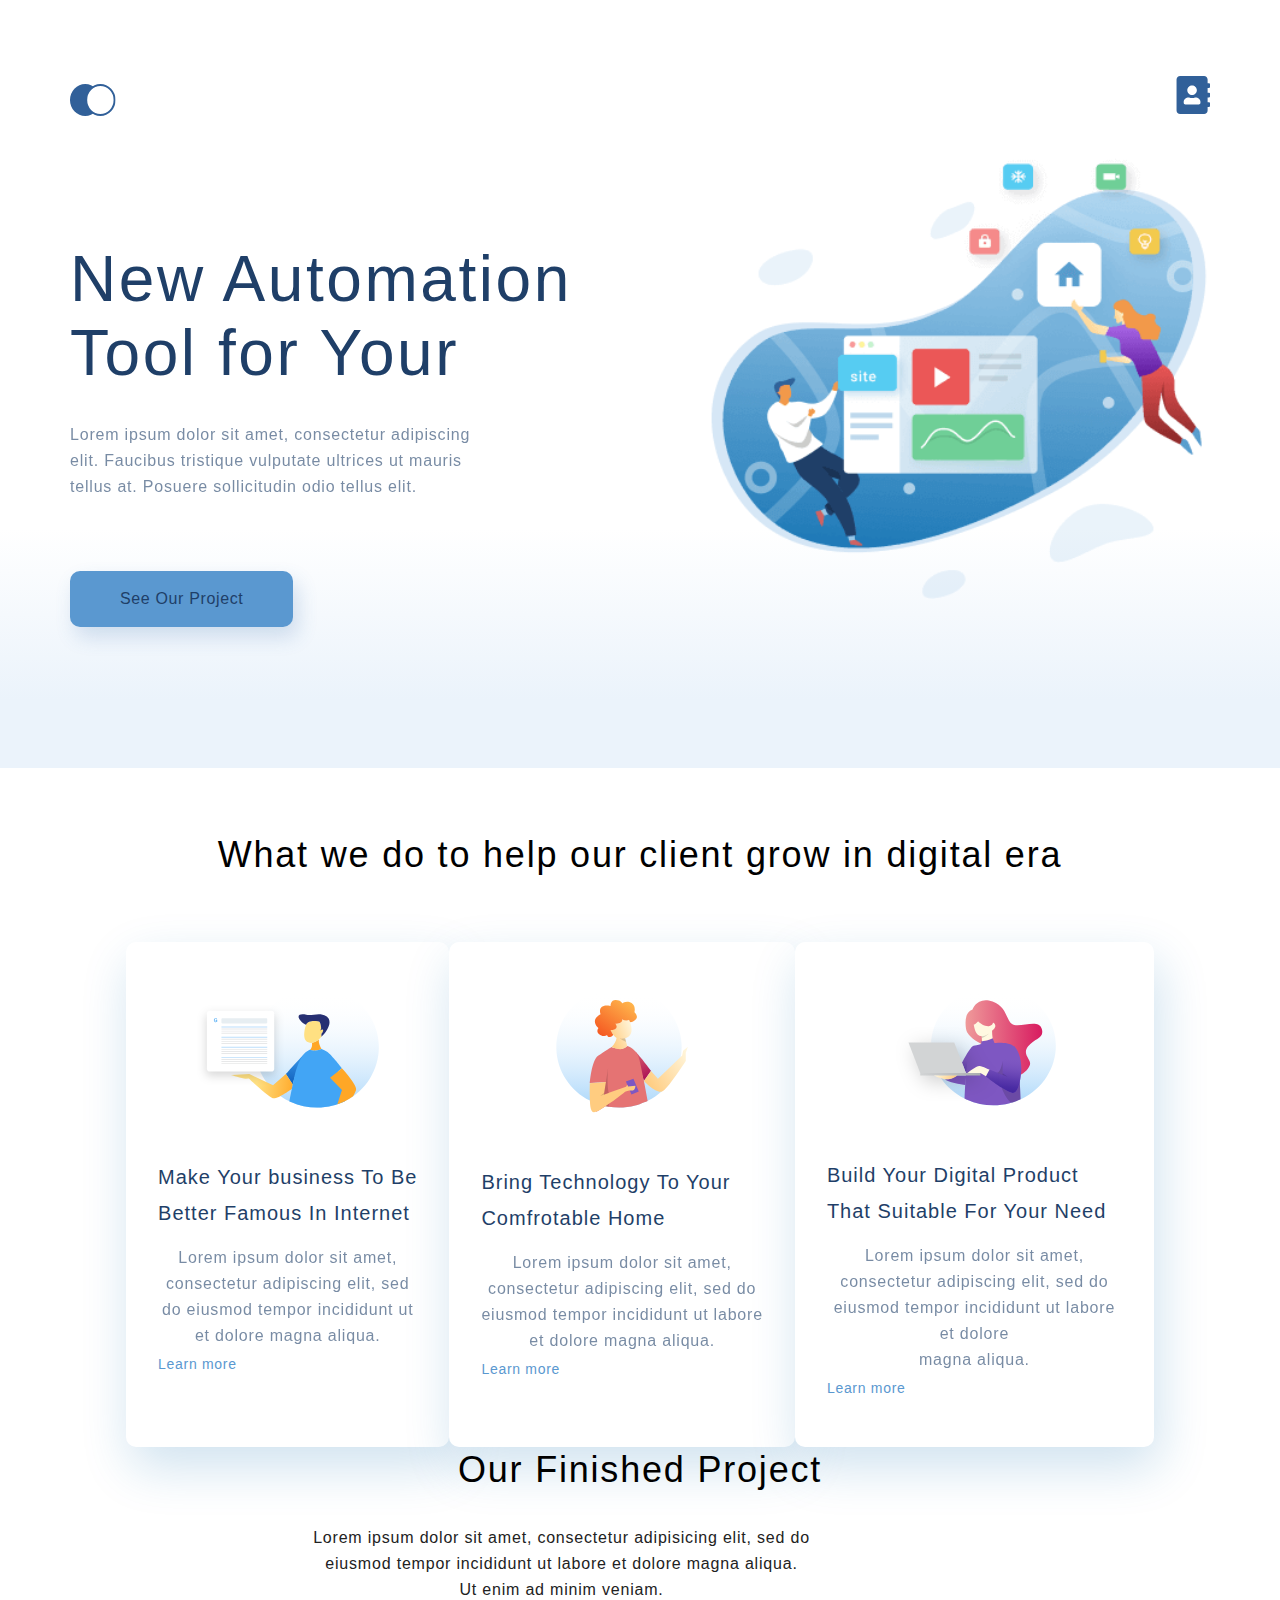
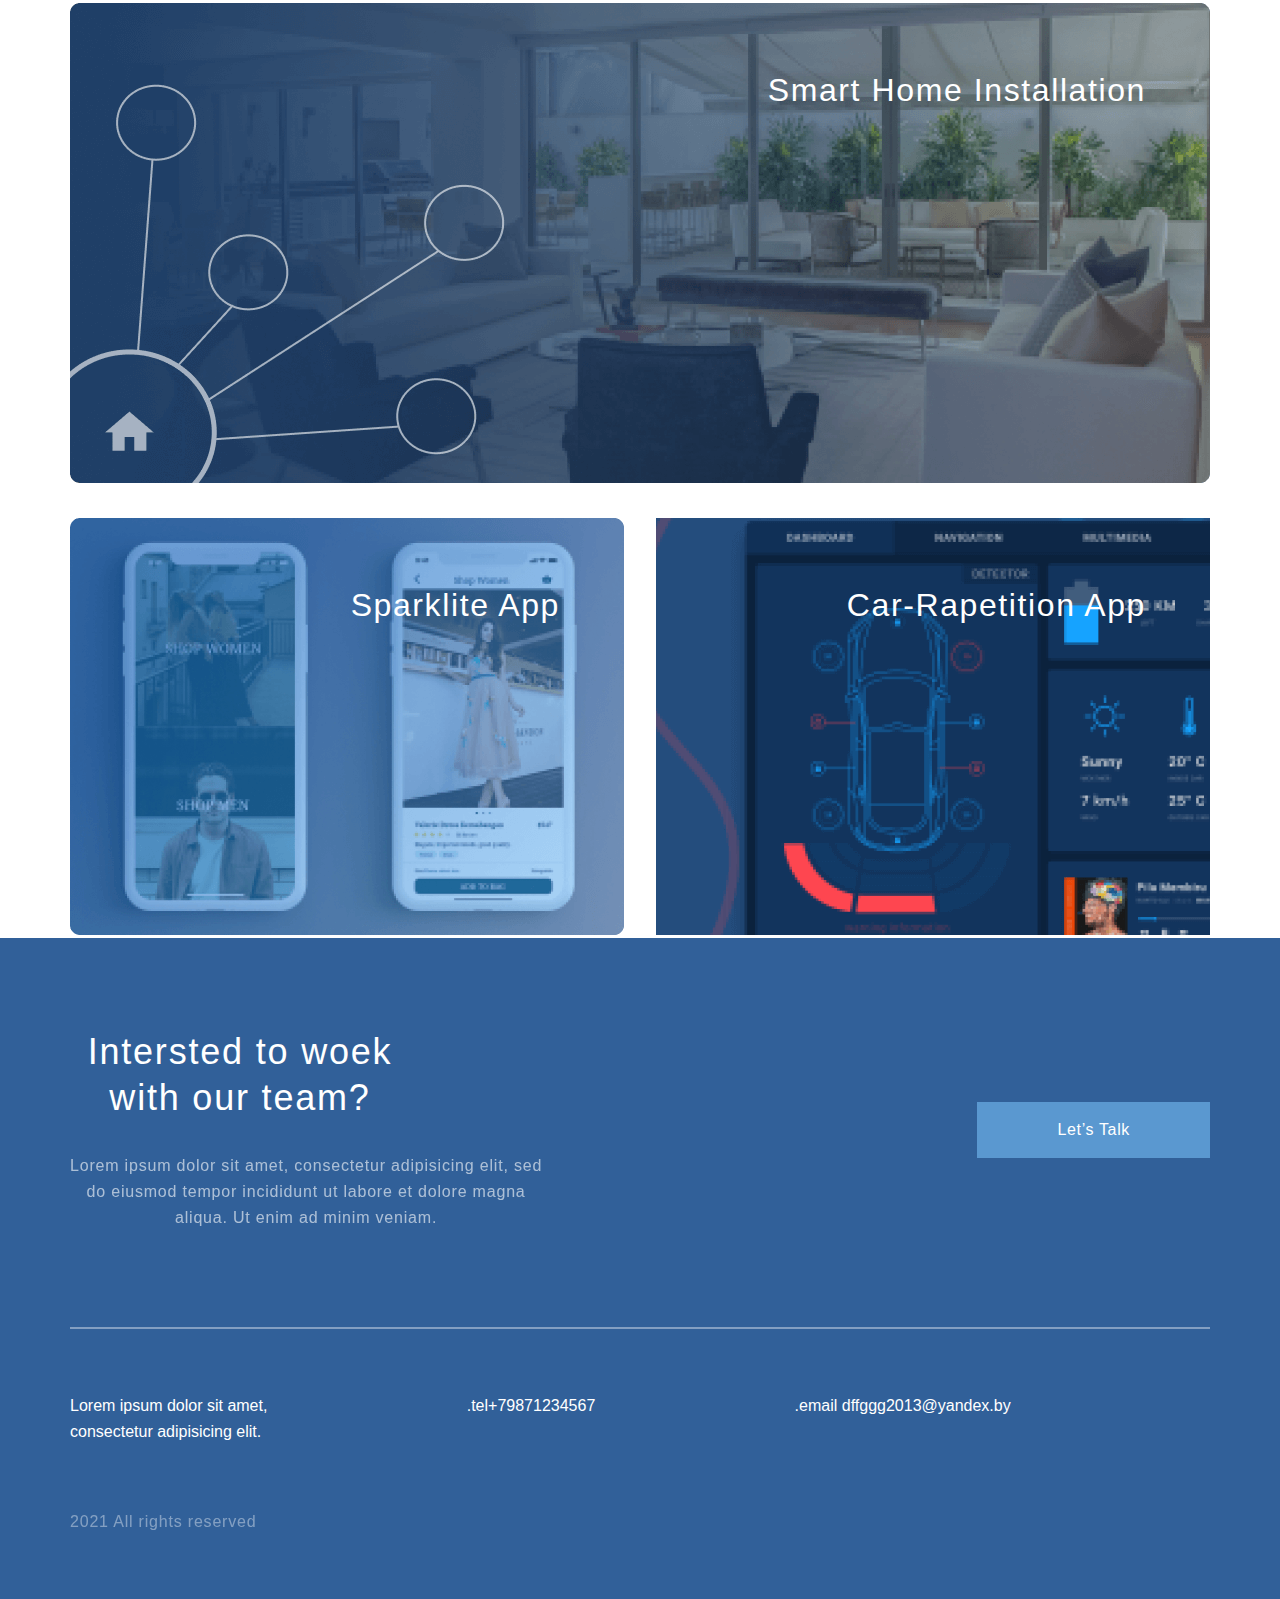
<file: index.html>
<!DOCTYPE html>
<html lang="en">

<head>
    <meta charset="UTF-8">
    <meta http-equiv="X-UA-Compatible" content="IE=edge">
    <meta name="viewport" content="width=device-width, initial-scale=1.0">
    <meta name="viewport" content="width=device-width, initial-scale=1.0">
    <link rel="stylesheet" href="css/style.css">
    <title>mine</title>
</head>

<body>
    <div class="hefoot">
        <div class="top">
            <div class="container top-box">
                <ul class="header">
                    <li>
                        <a href="index.html"><img src="img/logo.svg" alt=""></a>
                    </li>
                    <li>
                        <a href="contacts.html"><img src="img/Vector.svg" alt=""></a>
                    </li>
                </ul>
                <div class="top-info">

                    <h1 class="top-heading">New Automation<br>Tool for Your </h1>

                    <p class="text top-text">Lorem ipsum dolor sit amet, consectetur adipiscing<br> elit. Faucibus tristique vulputate ultrices ut mauris<br> tellus at. Posuere sollicitudin odio tellus elit.

                    </p>
                    <a href="#" class="top-button">See Our Project</a>
                </div>
            </div>
        </div>
        <div class="what-we-do container">
            <h3 class="heading">What we do to help our client grow in digital era</h3>
            <div class="card-box">
                <div class="card">
                    <img class="card-img" src="img/1.svg" alt="1" />
                    <h4 class="heading-mini">Make Your business To Be<br> Better Famous In Internet</h4>
                    <p class="text">Lorem ipsum dolor sit amet,<br> consectetur adipiscing elit, sed<br> do eiusmod tempor incididunt ut <br> et dolore magna aliqua. </p>
                    <a class="card-link" href="">Learn more</a>
                </div>
                <div class="card">
                    <img class="card-img" src="img/2.svg" alt="2" />
                    <h4 class="heading-mini">Bring Technology To Your<br> Comfrotable Home</h4>
                    <p class="text">Lorem ipsum dolor sit amet,<br> consectetur adipiscing elit, sed do<br> eiusmod tempor incididunt ut labore<br> et dolore magna aliqua. </p>
                    <a class="card-link" href="">Learn more</a>
                </div>
                <div class="card">
                    <img class="card-img" src="img/3.svg" alt="3" />
                    <h4 class="heading-mini">Build Your Digital Product<br> That Suitable For Your Need</h4>
                    <p class="text">Lorem ipsum dolor sit amet,<br> consectetur adipiscing elit, sed do<br> eiusmod tempor incididunt ut labore et dolore<br> magna aliqua. </p>
                    <a class="card-link" href="">Learn more</a>
                </div>
            </div>
        </div>
        <div class="project container">
            <h3 class="heading">Our Finished Project</h3>
            <p class="text text-project">Lorem ipsum dolor sit amet, consectetur adipisicing elit, sed do<br> eiusmod tempor incididunt ut labore et dolore magna aliqua.<br> Ut enim ad minim veniam.</p>
            <div class="project-item">
                <img class="project-img" src="img/png1.png" alt="photo">
                <p class="project-text">Smart Home Installation</p>
            </div>
            <div class="project-parent">
                <div class="project-item project-item-margin">
                    <img class="project-img" src="img/Mask.png" alt="photo">
                    <p class="project-text project-text-mini">Sparklite App</p>
                </div>
                <div class="project-item">
                    <img class="project-img" src="img/upload.png" alt="photo">
                    <p class="project-text">Car-Rapetition App</p>
                </div>
            </div>
        </div>

        <div class="footer">
            <div class="container">
                <div class="footer-top">
                    <div class="footer-text">
                        <h3 class="heading footer-heading">Intersted to woek<br> with our team?</h3>
                        <p class="text text-footer">Lorem ipsum dolor sit amet, consectetur adipisicing elit, sed<br> do eiusmod tempor incididunt ut labore et dolore magna<br> aliqua. Ut enim ad minim veniam.</p>
                    </div>
                    <a href class="footer-bottom">Let’s Talk</a>
                </div>
                <hr class="bar">
                <div class="container">
                    <ul class="footer-info">
                        <li>Lorem ipsum dolor sit amet,<br> consectetur adipisicing elit.</li>
                        <li>.tel+79871234567</li>
                        <li>.email dffggg2013@yandex.by</li>
                    </ul>
                    <div class="footer-copy">
                        <p class="copy-text">2021 All rights reserved</p>
                    </div>
                </div>
            </div>
        </div>

    </div>
</body>

</html>
</file>
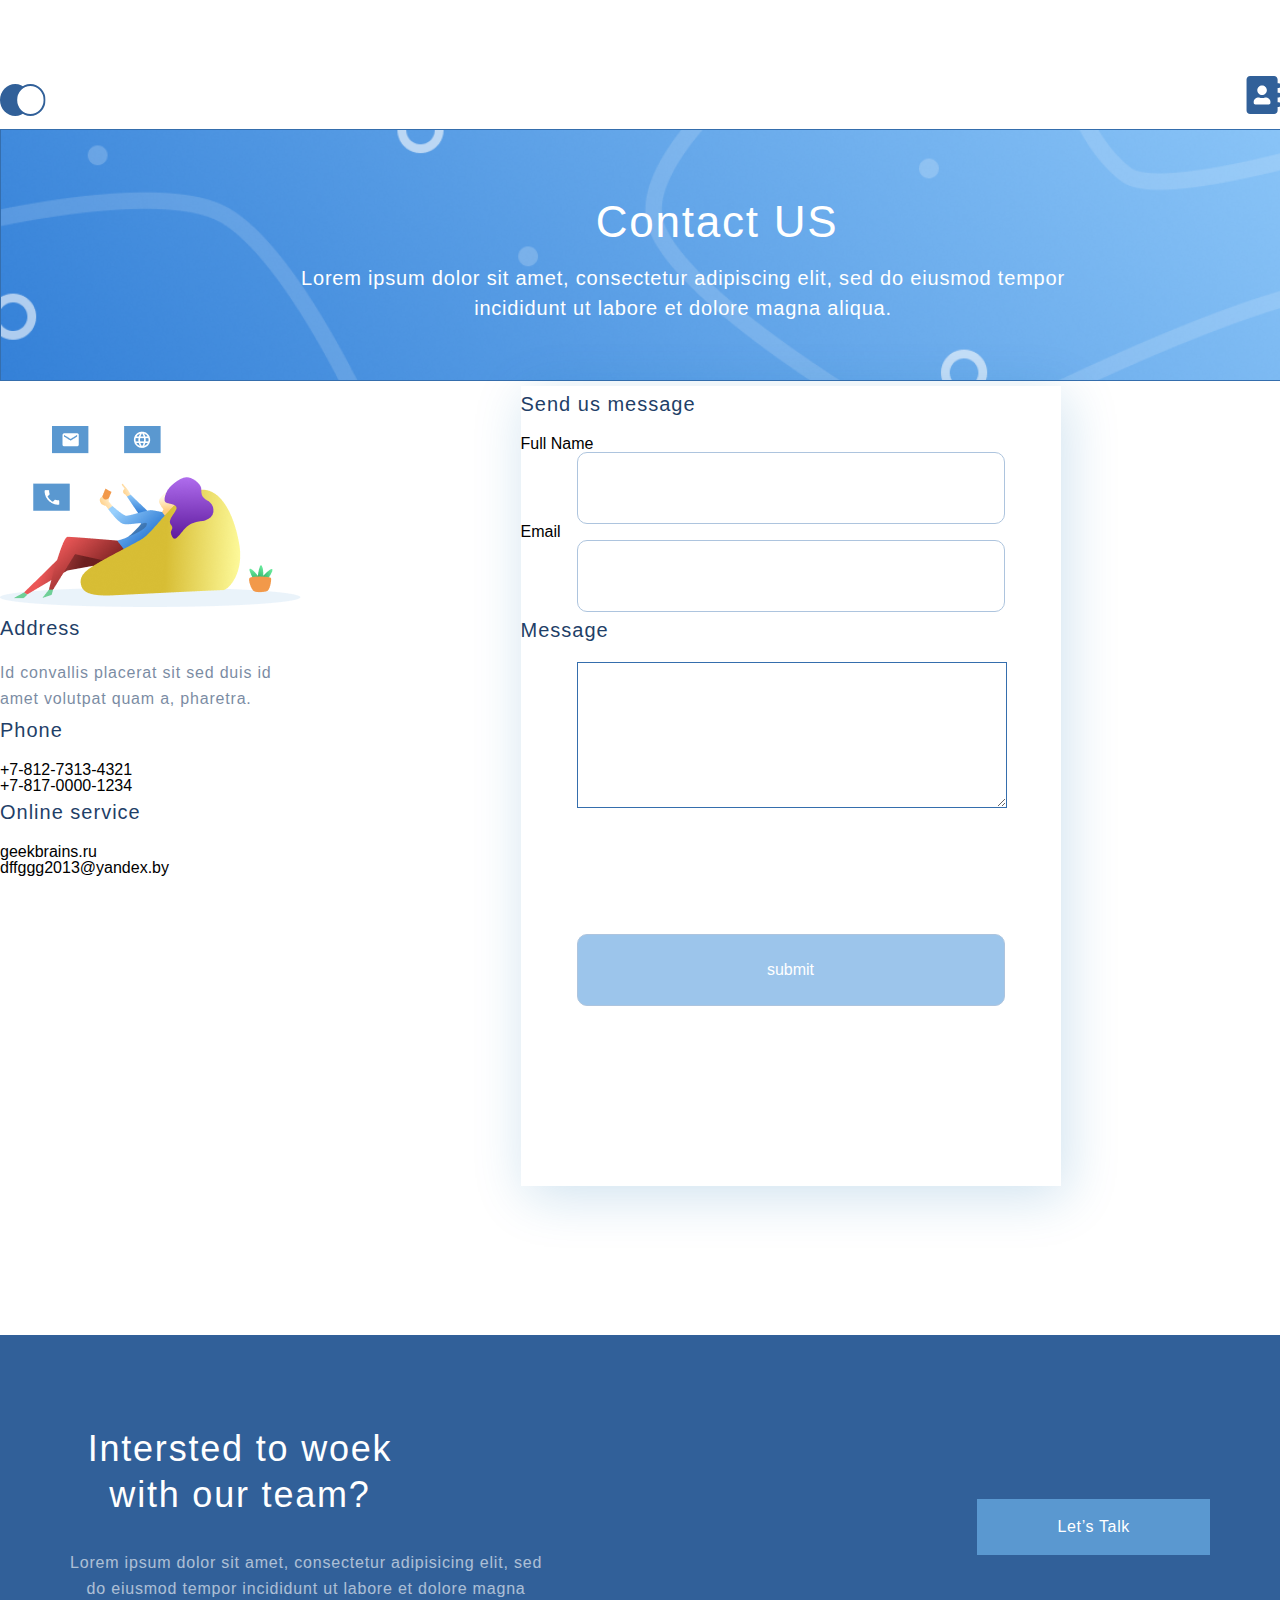
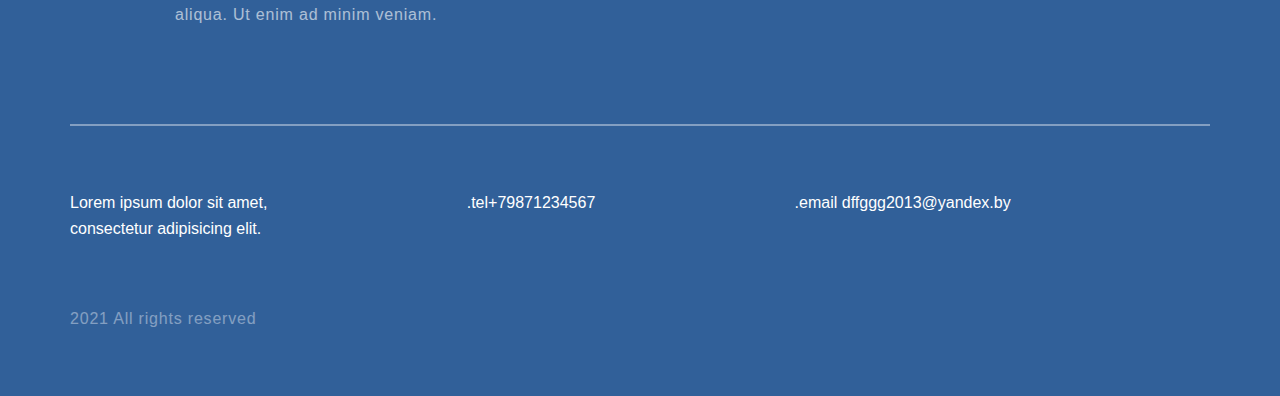
<file: contacts.html>
<!DOCTYPE html>
<html lang="en">

<head>
    <meta charset="UTF-8">
    <meta http-equiv="X-UA-Compatible" content="IE=edge">
    <meta name="viewport" content="width=device-width, initial-scale=1.0">
    <link rel="stylesheet" href="css/style.css">
    <title>contacts</title>
</head>

<body>

    <ul class="header">
        <li>
            <a href="index.html"><img src="img/logo.svg" alt=""></a>

            <li>
                <a href="contacts.html"><img src="img/Vector.svg"></a>
            </li>
    </ul>
    <div class="contacts-header">
    </div>
    <h2 class="heading-contacts">Contact US</h2>
    <p class="text1">Lorem ipsum dolor sit amet, consectetur adipiscing elit, sed do eiusmod tempor<br> incididunt ut labore et dolore magna aliqua. </p>
    </div>
    <form class="contacts-fo">
        <div class="contacts-info">
            <img class="group" src="img/Group.png" alt="contacts-photo">
            <h4 class="heading-mini">Address</h4>
            <p class="text top-text">Id convallis placerat sit sed duis id<br> amet volutpat quam a, pharetra.</p>
            <h4 class="heading-mini"> Phone</h4>
            <ul>
                <li>+7-812-7313-4321</li>
                <li>+7-817-0000-1234 </li>
            </ul>
            <h4 class="heading-mini">Online service</h4>
            <ul>
                <li>geekbrains.ru</li>
                <li>dffggg2013@yandex.by</li>
            </ul>
        </div>
        </div>
        <div class="form">
            <h4 class="heading-mini">Send us message</h4>
            <label for="firstname"> Full Name</label>
            <input class="input-text" id="firstname" type="text" name="firstname" />
            <label for="email">Email</label>
            <input class="input-text" id="email" type="email" name="email" />
            <h4 class="heading-mini">Message</h4>
            <textarea class="input-text-m" cols="30" rows="10"></textarea><br>
            <a href="#"><button class="button-submit">submit</button></a>

        </div>
        </div>
        </div>
        </div>
    </form>
    <script type="text/javascript" charset="utf-8" async src="https://api-maps.yandex.ru/services/constructor/1.0/js/?um=constructor%3A7207db73d13f9f31703c2577446f533526aafe28cc73a41948c70d092faf5b7e&amp;width=1540&amp;height=400&amp;lang=ru_RU&amp;scroll=true"></script>
    <div class="hefoot">
        <div class="footer">
            <div class="container">
                <div class="footer-top">
                    <div class="footer-text">
                        <h3 class="heading footer-heading">Intersted to woek<br> with our team?</h3>
                        <p class="text text-footer">Lorem ipsum dolor sit amet, consectetur adipisicing elit, sed<br> do eiusmod tempor incididunt ut labore et dolore magna<br> aliqua. Ut enim ad minim veniam.</p>
                    </div>
                    <a href class="footer-bottom">Let’s Talk</a>
                </div>
                <hr class="bar">
                <div class="container">
                    <ul class="footer-info">
                        <li>Lorem ipsum dolor sit amet,<br> consectetur adipisicing elit.</li>
                        <li>.tel+79871234567</li>
                        <li>.email dffggg2013@yandex.by</li>
                    </ul>
                    <div class="footer-copy">
                        <p class="copy-text">2021 All rights reserved</p>
                    </div>
                </div>
            </div>
        </div>
    </div>
    </div>
</body>

</html>
</file>
<file: css/style.css>
@import url("reset.css");
* {
    padding: 0;
    margin: 0;
}

body {
    font-family: sans-serif;
}

.hefoot {
    overflow: hidden;
    min-height: 100vh;
    display: flex;
    flex-direction: column;
}

.contacts-header {
    position: absolute;
    background-image: url(../img/ve.png);
    border: #356EAD solid 1px;
    height: 250px;
    left: 0;
    top: 129px;
    border-radius: 0;
    background-size: 100%;
    background-repeat: no-repeat;
    width: 1500px;
}

.contacts-fo {
    display: flex;
    justify-content: space-between;
    position: relative;
    top: 90px;
}

.contacts-info {
    margin-top: 40px;
    margin-bottom: 100px;
}

.heading-contacts {
    position: relative;
    width: 300px;
    height: 74px;
    left: 567px;
    top: 58px;
    font-weight: 500;
    text-align: center;
    font-style: normal;
    font-size: 44px;
    line-height: 74px;
    letter-spacing: 0.04em;
    color: #FFFFFF;
}

.text1 {
    position: relative;
    width: 780px;
    height: 60px;
    left: 293px;
    top: 27px;
    margin-top: 35px;
    font-style: normal;
    font-weight: 400;
    font-size: 20px;
    line-height: 30px;
    text-align: center;
    letter-spacing: 0.04em;
    color: #fff;
}

.input-text {
    box-sizing: border-box;
    margin-left: 56px;
    width: 428px;
    height: 72px;
    opacity: 0.4;
    border: #356EAD solid 1px;
    border-radius: 10px;
}

.input-text-m {
    border: #356EAD solid 1px;
    margin-left: 56px;
    width: 428px;
    height: 144px;
}

.button-submit {
    position: relative;
    background: #0971CF;
    margin-left: 56px;
    color: #fff;
    font-size: 16px;
    width: 428px;
    height: 72px;
    top: 110px;
    opacity: 0.4;
    border: #356EAD solid 1px;
    box-sizing: border-box;
    border-radius: 10px;
}

.form {
    position: relative;
    display: flex;
    flex-direction: column;
    box-shadow: 5px 10px 50px 0 rgba(16, 112, 177, 0.2);
    width: 540px;
    height: 800px;
    margin: 0 auto 0 auto;
}

.container {
    max-width: 1140px;
    margin: 0 auto;
}

.top-box {
    display: flex;
    flex-direction: column;
    height: 100%;
}

.top {
    min-height: 768px;
    background: linear-gradient(0deg, #EBF3FB 8.84%, rgba(152, 195, 232, 0) 31.12%);
}

.header {
    margin-top: 34px;
    display: flex;
    list-style-type: none;
    justify-content: space-between;
    padding-top: 42px;
}

.top-info {
    padding-top: 115px;
    flex-grow: 1;
    background-image: url(../img/bek.png);
    background-repeat: no-repeat;
    background-position: right center;
    background-size: 44%;
}

.top-heading {
    width: 510px;
    font-weight: 300;
    line-height: 74px;
    font-size: 64px;
    color: #1F3F68;
    letter-spacing: 0.04em;
    margin-bottom: 32px;
}

.top-button {
    font-size: 16px;
    line-height: 26px;
    letter-spacing: 0.04em;
    text-align: center;
    color: #1F3F68;
    background: #5A98D0;
    box-shadow: 5px 10px 20px rgba(53, 110, 173, 0.2);
    border-radius: 10px;
    padding: 15px 50px;
    text-decoration: none;
    display: inline-block;
    margin-top: 71px;
}

.text {
    text-align: center;
    font-size: 16px;
    line-height: 26px;
    color: #1f3f68;
    letter-spacing: 0.05em;
    opacity: 0.6;
}

.top-text {
    text-align: left;
}

.text-project {
    width: 75%;
    margin: 32px 0 auto 64px;
    color: #222222;
    opacity: 1;
    text-align: center;
}

.heading {
    font-size: 36px;
    text-align: center;
    font-weight: 300;
    line-height: 46px;
    letter-spacing: 0.05em;
}

.heading-mini {
    font-size: 20px;
    line-height: 36px;
    color: #1F3F68;
    letter-spacing: 0.05em;
    margin-bottom: 14px;
}

.what-we-do {
    padding-top: 64px;
}

.card-box {
    display: flex;
    justify-content: space-between;
    padding-top: 64px;
}

.card {
    display: flex;
    flex-direction: column;
    max-width: 359px;
    padding: 44px 32px;
    box-sizing: border-box;
    box-shadow: 5px 20px 50px 0 rgba(16, 112, 177, 0.2);
    border-radius: 10px;
    background-color: #FFFFFF;
}

.card-img {
    align-self: center;
    margin-bottom: 51px;
}

.card-link {
    font-weight: 400;
    font-size: 14px;
    line-height: 30px;
    letter-spacing: 0.05em;
    color: #5A98D0;
    text-decoration: none;
}

.project-img {
    max-width: 100%;
}

.project-item {
    position: relative;
    flex-grow: 1;
}

.project-text {
    text-align: right;
    font-size: 32px;
    line-height: 46px;
    color: #fff;
    letter-spacing: 0.05em;
    position: absolute;
    top: 64px;
    right: 64px;
}

.project-parent {
    display: flex;
    justify-content: space-between;
    margin-top: 32px;
}

.project-item-margin {
    margin-right: 32px;
}

.footer {
    background: #316099;
    padding-bottom: 64px;
    padding-top: 91px;
    margin-top: auto;
}

@media (max-width: 1024px) {
    .footer {
        padding-top: 48px;
    }
    .footer-info {
        flex-direction: column;
    }
}

.footer-heading {
    max-width: 340px;
    text-align: left;
    margin-bottom: 32px;
    color: #fff;
}

.text-footer {
    color: #fff;
}

.heading {
    text-align: center;
    font-size: 36px;
    font-weight: 300;
    line-height: 46px;
    letter-spacing: 0.05em;
}

.footer-info {
    display: flex;
    justify-content: space-between;
    margin-top: 64px;
}

.footer-info li {
    display: inline-block;
    color: #fff;
    flex-grow: 1;
    line-height: 26px;
}

.button-sub {
    text-align: center;
    max-width: 120px;
    min-height: 26px;
}

.footer-top {
    display: flex;
    padding-bottom: 96px;
    justify-content: space-between;
    align-items: center;
    flex-wrap: wrap;
}

.footer-text {
    color: #fff;
}

.top-botton {
    height: 20px;
    width: 150px;
    padding: 15px 80px;
    display: inline-block;
    background: #5A98D0;
    color: #fff;
    text-align: center;
}

.footer-bottom {
    font-size: 16px;
    line-height: 26px;
    text-align: center;
    letter-spacing: 0.04em;
    color: #fff;
    background: #5A98D0;
    text-decoration: none;
    padding: 15px 80px;
}

@media (max-width: 1024px) {
    .footer-bottom {
        padding: 4px 31px;
    }
}

.bar {
    opacity: 0.4;
    unicode-bidi: -webkit-isolate;
    unicode-bidi: -moz-isolate;
    unicode-bidi: isolate;
    display: block;
    border: #FFFFFF solid 1px;
}

.copy-text {
    font-size: 16px;
    line-height: 26px;
    opacity: 0.4;
    letter-spacing: 0.05em;
    color: #fff;
}

.footer-copy {
    margin-top: 64px;
}

@media (max-width: 1024px) {
    .container {
        padding-left: 32px;
        padding-right: 32px;
    }
    .top-info {
        background-position: right 280px;
    }
    .card-box {
        flex-direction: column;
        align-items: center;
    }
    .card {
        margin-bottom: 32px;
    }
}

@media (max-width: 851px) {
    .contacts-fo {
        flex-direction: column;
    }
    .contacts-info {
        margin-left: auto;
        margin-right: auto;
    }
    .form {
        width: 483px;
    }
}

@media (max-width: 720px) {
    .contacts-header {
        width: 720px;
        height: 127px;
        left: -2px;
        flex-direction: column;
    }
    .text1 {
        left: -74px;
        top: -6px;
    }
    .heading-contacts {
        left: 147px;
        top: 40px;
        font-size: 15px;
    }
}

@media (max-width: 667px) {
    .header {
        padding-top: 24px;
    }
    .top {
        min-height: 376px;
        padding-bottom: 41px;
        box-sizing: border-box;
    }
    .form {
        width: 513px;
    }
    .button-submit {
        margin-left: auto;
        margin-right: auto;
        width: 325px;
        height: 53px;
        left: 95px;
    }
    .input-text {
        width: 385px;
        height: 53px;
        margin-left: auto;
        margin-right: auto;
    }
    .input-text-m {
        width: 378px;
        height: 102px;
        margin-left: auto;
        margin-right: auto;
    }
    .footer-bottom {
        margin-left: auto;
        margin-right: auto;
        margin-top: 5px;
    }
    .footer-info li {
        margin-left: auto;
        margin-right: auto;
    }
    .copy-text {
        text-align: center;
    }
    .top-info {
        padding-top: 36px;
        display: flex;
        flex-direction: column;
        align-items: center;
        background-image: none;
    }
    .footer-info {
        display: flex;
        flex-direction: column;
    }
    .top-heading {
        width: 100%;
        font-size: 32px;
        line-height: 37px;
        margin-bottom: 12px;
        text-align: center;
    }
    .top-text {
        width: 100%;
        text-align: center;
    }
    .top-button {
        font-size: 12px;
        line-height: 26px;
        padding: 0 8px;
    }
    .heading {
        font-size: 24px;
        line-height: 28px;
    }
    .what-we-do {
        padding-top: 48px;
    }
    .card-box {
        padding-top: 32px;
    }
    .card {
        width: 100%;
    }
    .text-project {
        width: 100%;
    }
    .project-text {
        font-size: 16px;
        line-height: 19px;
        top: 16px;
        right: 16px;
    }
    .project-text-mini {
        left: 16px;
    }
    .project-parent {
        flex-direction: column;
        margin-top: 16px;
    }
    .project-item-margin {
        margin-right: 0;
        margin-bottom: 16px;
    }
}

@media (max-width: 628px) {
    .contacts-header {
        width: 628px;
    }
    .heading-contacts {
        left: 165px;
        top: 48px;
        font-size: 12px;
    }
    .text1 {
        line-height: 12px;
        left: -36px;
    }
}

@media (max-width: 476px) {
    .contacts-header {
        width: 476px;
    }
    .heading-contacts {
        left: 104px;
        top: 42px;
        font-size: 13px;
    }
    .text1 {
        line-height: 12px;
        left: -110px;
        top: -22px;
        width: 463px;
    }
}

@media (max-width: 376px) {
    .footer-info {
        display: flex;
        flex-direction: column;
    }
}

@media (max-width: 1203px) {
    .contacts-header {
        width: 1200px;
        flex-direction: column;
    }
}

@media (max-width: 1073px) {
    .contacts-header {
        width: 1071px;
        flex-direction: column;
    }
    .heading-contacts {
        left: 408px;
    }
    .text1 {
        left: 129px;
        width: 764px;
    }
}

@media (max-width: 929px) {
    .contacts-header {
        display: flex;
        width: 927px;
        flex-direction: column;
    }
    .heading-contacts {
        left: 288px;
        top: 33px;
        font-size: 20px;
    }
    .text1 {
        display: inline-flex;
        flex-direction: column;
        top: -9px;
        left: 127px;
        width: 741px;
        font-size: 16px;
        line-height: 21px;
    }
}

@media (max-width: 806px) {
    .contacts-header {
        width: 791px;
        height: 147px;
        left: -1px;
        flex-direction: column;
    }
    .text1 {
        font-size: 11px;
        line-height: 13px;
        left: -74px;
    }
    .header {
        margin-top: 4px;
    }
    .heading-contacts {
        margin-bottom: 16px;
    }
}

@media (max-width: 480px) {
    .heading-contacts {
        display: inline-block;
        left: 40px;
        flex-direction: column;
    }
    .text1 {
        font-size: 11px;
        line-height: 13px;
        left: -128px;
    }
}


/*# sourceMappingURL=style.css.map */
</file>
